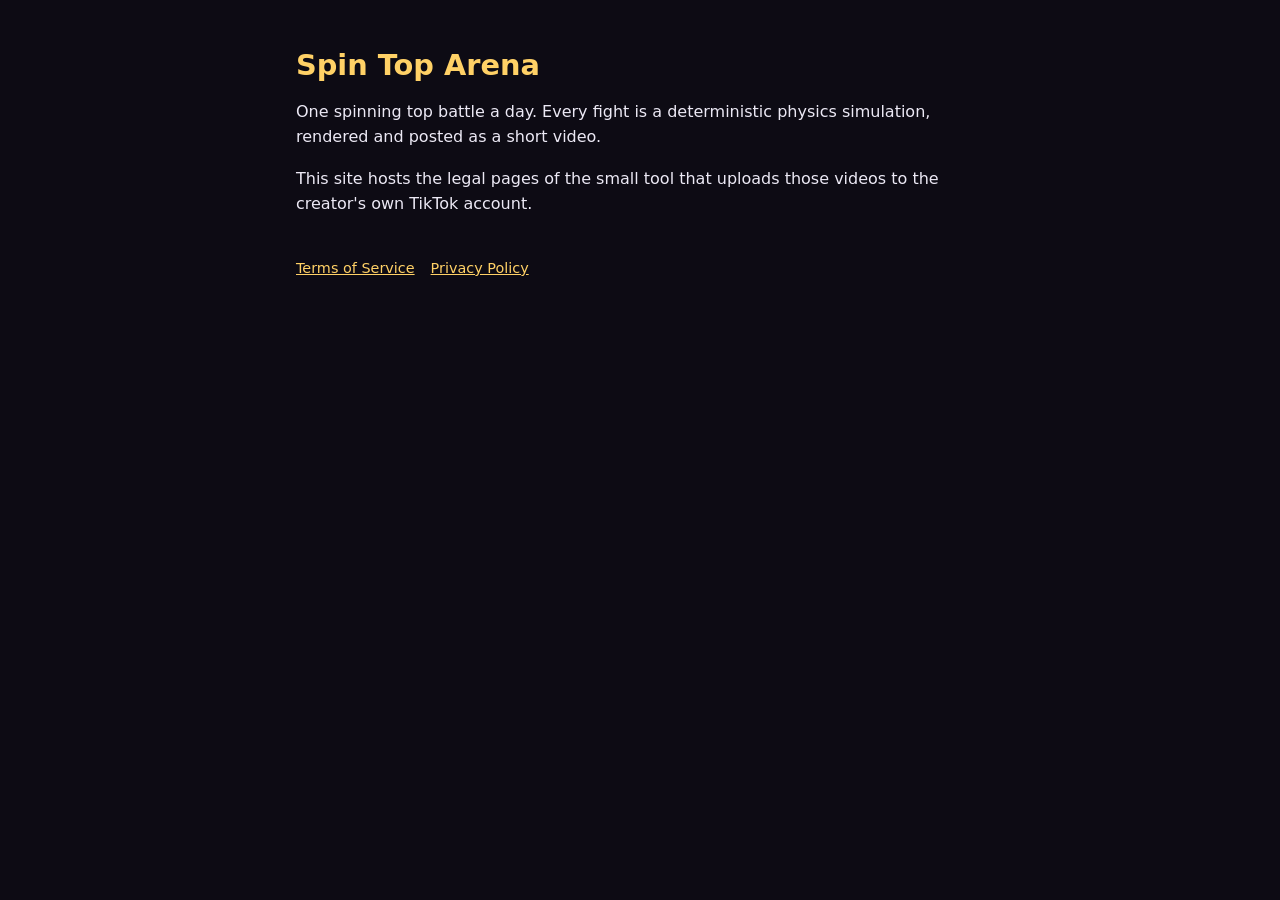
<file: index.html>
<!doctype html>
<html lang="en">
<head>
<meta charset="utf-8">
<meta name="viewport" content="width=device-width, initial-scale=1">
<title>Spin Top Arena</title>
<link rel="stylesheet" href="style.css">
</head>
<body>
<main>
  <h1>Spin Top Arena</h1>
  <p>One spinning top battle a day. Every fight is a deterministic physics simulation, rendered and posted as a short video.</p>
  <p>This site hosts the legal pages of the small tool that uploads those videos to the creator's own TikTok account.</p>
  <nav>
    <a href="terms.html">Terms of Service</a>
    <a href="privacy.html">Privacy Policy</a>
  </nav>
</main>
</body>
</html>
</file>
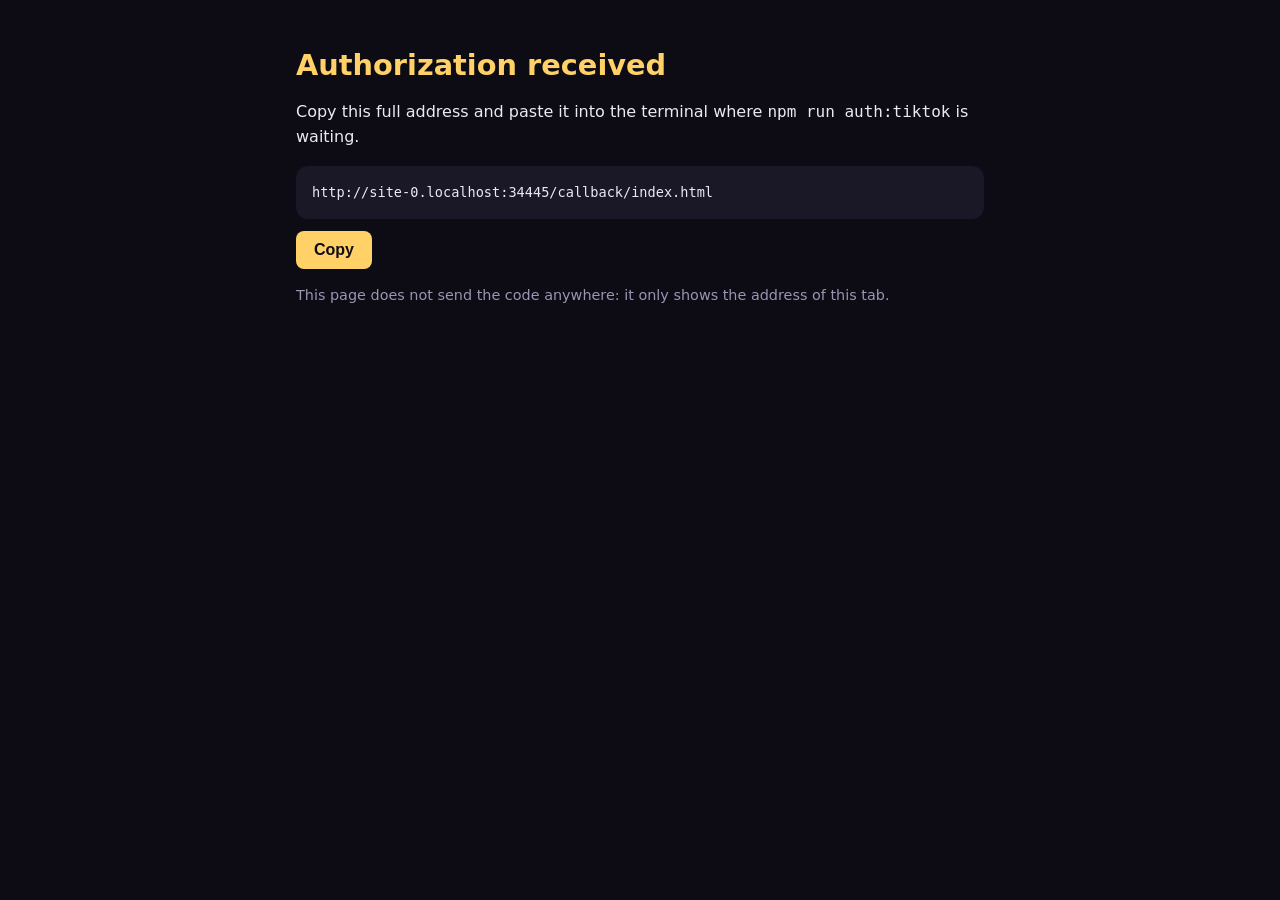
<file: callback/index.html>
<!doctype html>
<html lang="en">
<head>
<meta charset="utf-8">
<meta name="viewport" content="width=device-width, initial-scale=1">
<meta name="robots" content="noindex">
<title>Authorization received</title>
<link rel="stylesheet" href="../style.css">
</head>
<body>
<main>
  <h1>Authorization received</h1>
  <p>Copy this full address and paste it into the terminal where <code>npm run auth:tiktok</code> is waiting.</p>
  <div class="box" id="url"></div>
  <button id="copy" type="button">Copy</button>
  <p class="muted">This page does not send the code anywhere: it only shows the address of this tab.</p>
</main>
<script>
  // The authorization code lives in this tab's URL only; nothing is sent out.
  const url = window.location.href;
  document.getElementById('url').textContent = url;
  document.getElementById('copy').addEventListener('click', async () => {
    try { await navigator.clipboard.writeText(url); document.getElementById('copy').textContent = 'Copied'; }
    catch { document.getElementById('copy').textContent = 'Select the text above and copy it'; }
  });
</script>
</body>
</html>
</file>
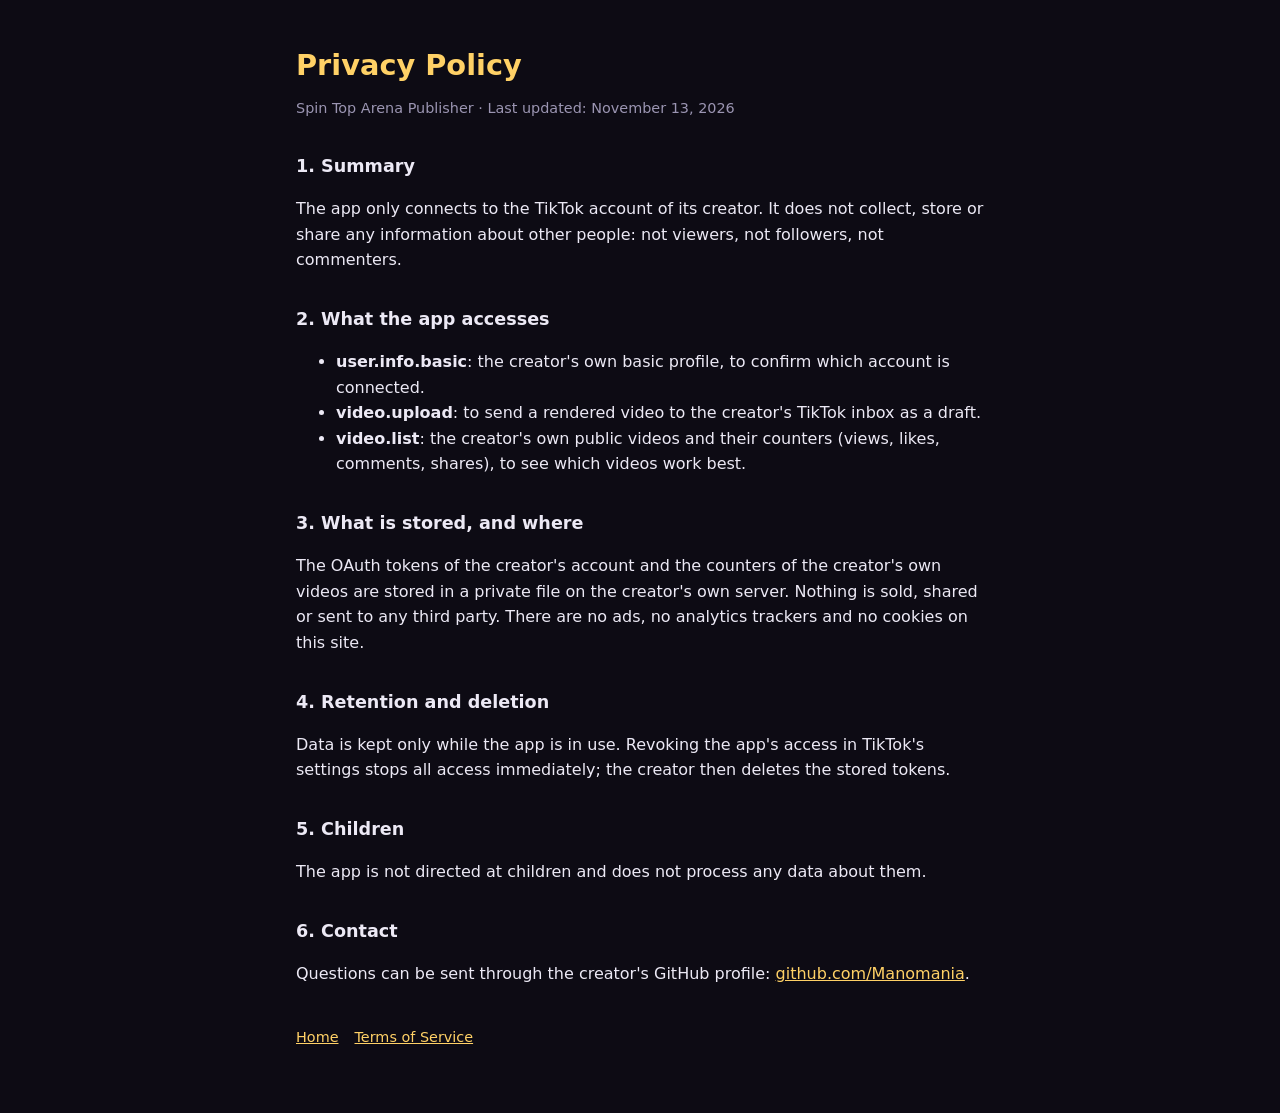
<file: privacy.html>
<!doctype html>
<html lang="en">
<head>
<meta charset="utf-8">
<meta name="viewport" content="width=device-width, initial-scale=1">
<title>Privacy Policy</title>
<link rel="stylesheet" href="style.css">
</head>
<body>
<main>
  <h1>Privacy Policy</h1>
  <p class="muted">Spin Top Arena Publisher · Last updated: November 13, 2026</p>

  <h2>1. Summary</h2>
  <p>The app only connects to the TikTok account of its creator. It does not collect, store or share any information about other people: not viewers, not followers, not commenters.</p>

  <h2>2. What the app accesses</h2>
  <ul>
    <li><strong>user.info.basic</strong>: the creator's own basic profile, to confirm which account is connected.</li>
    <li><strong>video.upload</strong>: to send a rendered video to the creator's TikTok inbox as a draft.</li>
    <li><strong>video.list</strong>: the creator's own public videos and their counters (views, likes, comments, shares), to see which videos work best.</li>
  </ul>

  <h2>3. What is stored, and where</h2>
  <p>The OAuth tokens of the creator's account and the counters of the creator's own videos are stored in a private file on the creator's own server. Nothing is sold, shared or sent to any third party. There are no ads, no analytics trackers and no cookies on this site.</p>

  <h2>4. Retention and deletion</h2>
  <p>Data is kept only while the app is in use. Revoking the app's access in TikTok's settings stops all access immediately; the creator then deletes the stored tokens.</p>

  <h2>5. Children</h2>
  <p>The app is not directed at children and does not process any data about them.</p>

  <h2>6. Contact</h2>
  <p>Questions can be sent through the creator's GitHub profile: <a href="https://github.com/Manomania">github.com/Manomania</a>.</p>

  <nav><a href="index.html">Home</a><a href="terms.html">Terms of Service</a></nav>
</main>
</body>
</html>
</file>
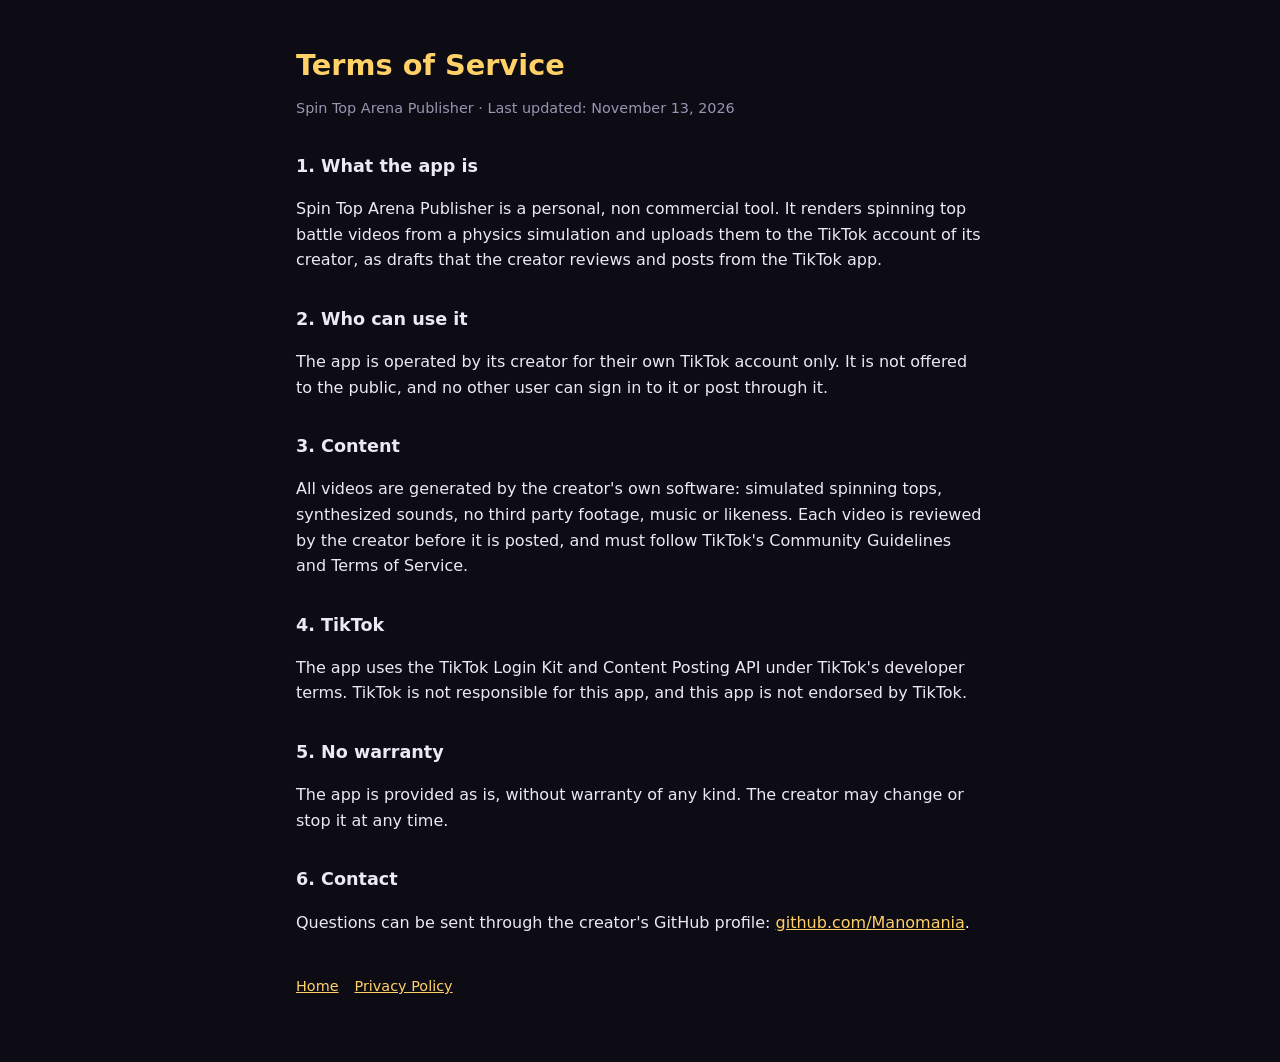
<file: terms.html>
<!doctype html>
<html lang="en">
<head>
<meta charset="utf-8">
<meta name="viewport" content="width=device-width, initial-scale=1">
<title>Terms of Service</title>
<link rel="stylesheet" href="style.css">
</head>
<body>
<main>
  <h1>Terms of Service</h1>
  <p class="muted">Spin Top Arena Publisher · Last updated: November 13, 2026</p>

  <h2>1. What the app is</h2>
  <p>Spin Top Arena Publisher is a personal, non commercial tool. It renders spinning top battle videos from a physics simulation and uploads them to the TikTok account of its creator, as drafts that the creator reviews and posts from the TikTok app.</p>

  <h2>2. Who can use it</h2>
  <p>The app is operated by its creator for their own TikTok account only. It is not offered to the public, and no other user can sign in to it or post through it.</p>

  <h2>3. Content</h2>
  <p>All videos are generated by the creator's own software: simulated spinning tops, synthesized sounds, no third party footage, music or likeness. Each video is reviewed by the creator before it is posted, and must follow TikTok's Community Guidelines and Terms of Service.</p>

  <h2>4. TikTok</h2>
  <p>The app uses the TikTok Login Kit and Content Posting API under TikTok's developer terms. TikTok is not responsible for this app, and this app is not endorsed by TikTok.</p>

  <h2>5. No warranty</h2>
  <p>The app is provided as is, without warranty of any kind. The creator may change or stop it at any time.</p>

  <h2>6. Contact</h2>
  <p>Questions can be sent through the creator's GitHub profile: <a href="https://github.com/Manomania">github.com/Manomania</a>.</p>

  <nav><a href="index.html">Home</a><a href="privacy.html">Privacy Policy</a></nav>
</main>
</body>
</html>
</file>
<file: style.css>
:root { --bg: #0d0b14; --fg: #ece9f5; --muted: #9b95b2; --gold: #ffd166; --card: #1a1726; }
* { box-sizing: border-box; }
body { margin: 0; background: var(--bg); color: var(--fg); font: 16px/1.6 system-ui, -apple-system, "Segoe UI", sans-serif; }
main { max-width: 720px; margin: 0 auto; padding: 48px 16px 64px; }
h1 { color: var(--gold); font-size: 1.8rem; line-height: 1.2; margin: 0 0 8px; }
h2 { font-size: 1.1rem; margin: 32px 0 8px; }
p, li { color: var(--fg); }
.muted { color: var(--muted); font-size: 0.9rem; }
a { color: var(--gold); }
nav { display: flex; gap: 16px; flex-wrap: wrap; margin-top: 40px; font-size: 0.9rem; }
.box { background: var(--card); border-radius: 12px; padding: 16px; word-break: break-all; font-family: ui-monospace, monospace; font-size: 0.85rem; }
button { margin-top: 12px; background: var(--gold); color: #0d0b14; border: 0; border-radius: 8px; padding: 10px 18px; font-weight: 600; font-size: 1rem; cursor: pointer; }
</file>
